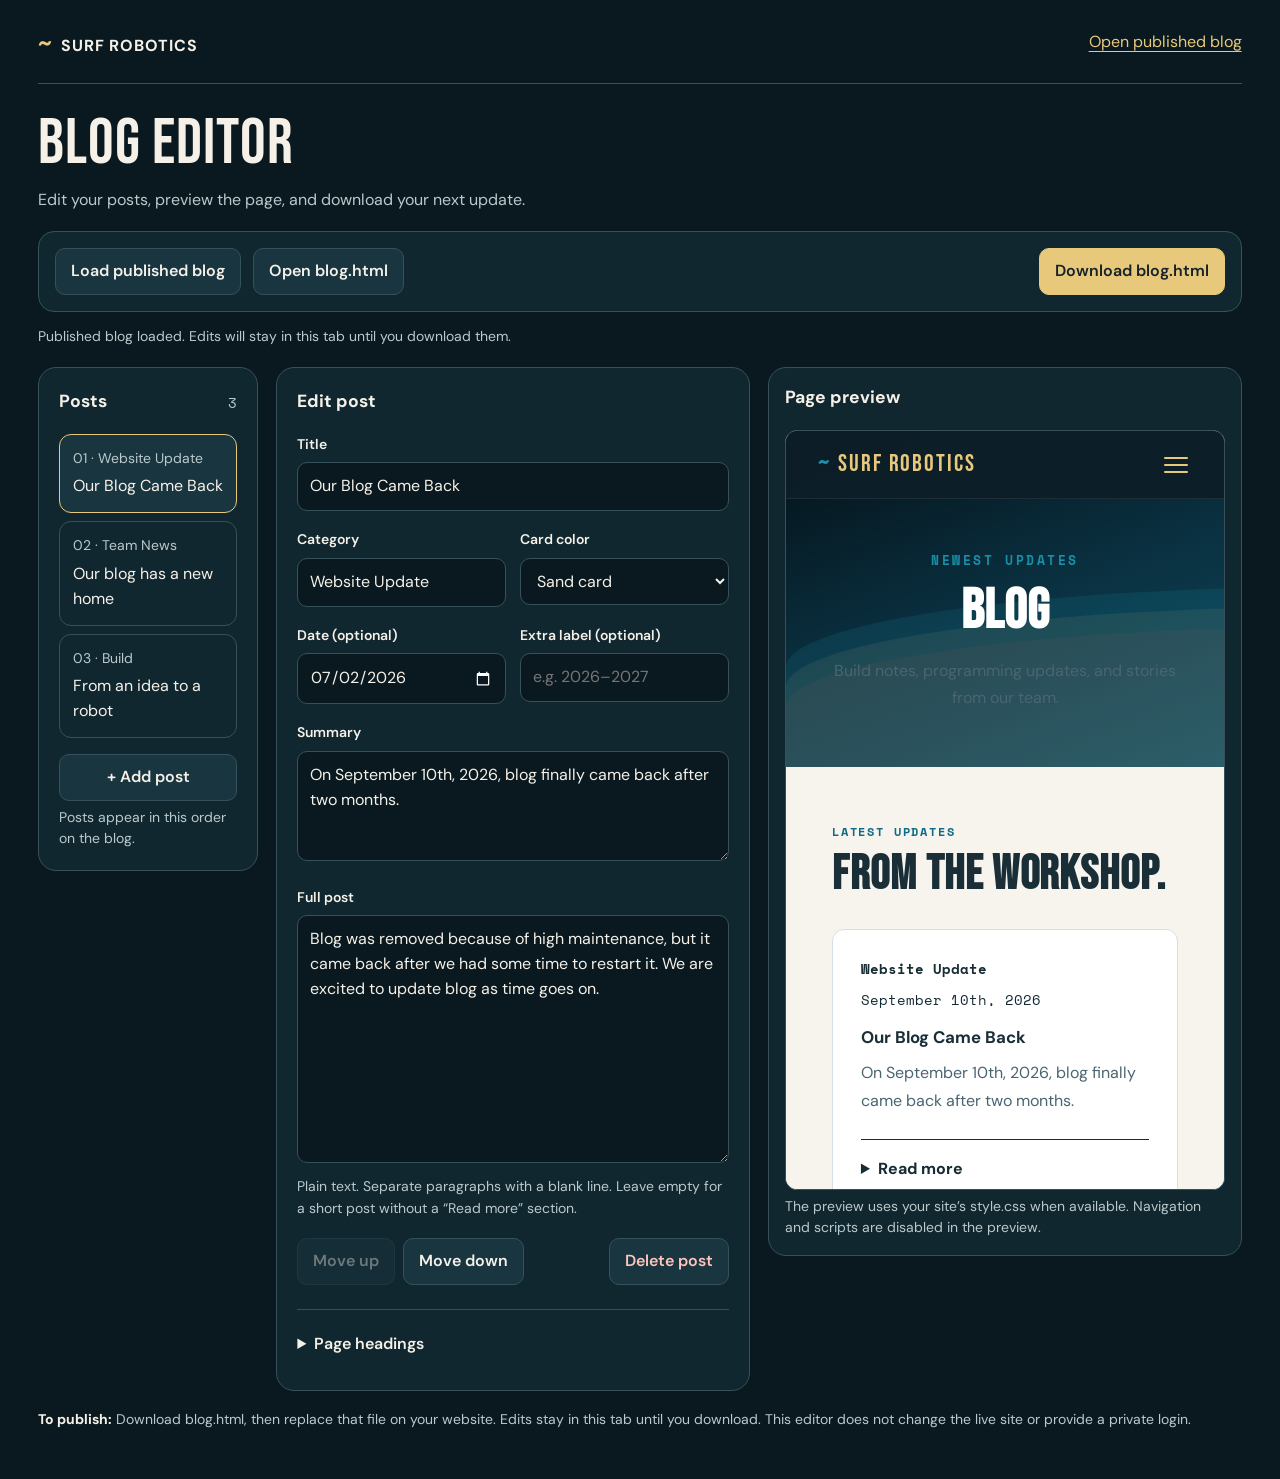
<file: surf-robotics-blog-1234abcd-editing.html>
<!DOCTYPE html>
<!--Just a code written by AI. Bingzhen Li. Try it out if you want.-->
<html lang="en">
<head>
  <meta charset="UTF-8">
  <meta name="viewport" content="width=device-width, initial-scale=1">
  <meta name="robots" content="noindex, nofollow">
  <title>Blog Editor | Surf Robotics</title>
  <link rel="icon" href="templogo.png">
  <link href="https://fonts.googleapis.com/css2?family=Bebas+Neue&family=DM+Sans:wght@400;500;600;700&family=Space+Mono:wght@400;700&display=swap" rel="stylesheet">
  <style>
    :root { color-scheme: dark; --bg:#0a191f; --panel:#112730; --raised:#193640; --text:#f5f1e8; --muted:#bac9cb; --accent:#e8c87a; --line:#36515b; }
    * { box-sizing:border-box; }
    body { margin:0; background:var(--bg); color:var(--text); font:1rem/1.55 "DM Sans",sans-serif; }
    button,input,textarea,select { font:inherit; }
    button,a,input,textarea,select,summary { -webkit-tap-highlight-color:transparent; }
    button,a,summary { touch-action:manipulation; }
    button { cursor:pointer; }
    button:disabled { opacity:.4; cursor:default; }
    :focus-visible { outline:3px solid var(--accent); outline-offset:3px; }
    a { color:var(--accent); text-underline-offset:4px; }
    .shell { max-width:1600px; margin:auto; padding:24px clamp(16px,3vw,48px) 48px; }
    .masthead,.heading,.toolbar,.panel-title,.post-actions,.field-row { display:flex; align-items:center; gap:12px; flex-wrap:wrap; }
    .masthead { justify-content:space-between; padding-bottom:22px; border-bottom:1px solid var(--line); }
    .brand { font-weight:700; letter-spacing:.05em; }
    .brand span { color:var(--accent); font-size:1.5rem; margin-right:8px; }
    .heading { justify-content:space-between; margin:28px 0 18px; }
    h1 { font:clamp(2.6rem,5vw,4.4rem)/1 "Bebas Neue",sans-serif; letter-spacing:.015em; margin:0 0 12px; }
    h2 { font-size:1.1rem; margin:0; }
    p { margin:0; }
    .muted,.hint { color:var(--muted); }
    .hint { font-size:.875rem; line-height:1.55; margin-top:6px; }
    .button { display:inline-flex; justify-content:center; align-items:center; min-height:44px; padding:10px 15px; border:1px solid var(--line); border-radius:10px; color:var(--text); background:var(--raised); text-decoration:none; font-weight:600; }
    .button:hover:not(:disabled) { border-color:var(--accent); }
    .primary { background:var(--accent); color:#142229; border-color:var(--accent); }
    .danger { color:#ffc4bc; }
    .toolbar { padding:16px; border:1px solid var(--line); background:var(--panel); border-radius:16px; }
    .toolbar .primary { margin-left:auto; }
    .status { margin:14px 0 20px; min-height:1.55em; font-size:.875rem; color:var(--muted); }
    .status[data-error="true"] { color:#ffc4bc; }
    .workspace { display:grid; grid-template-columns:220px minmax(300px,1fr) minmax(300px,1fr); gap:18px; min-width:0; padding:0; border:0; margin:0; }
    .panel { background:var(--panel); border:1px solid var(--line); border-radius:18px; padding:20px; min-width:0; align-self:start; }
    .panel-title { justify-content:space-between; margin-bottom:18px; }
    .count { font:.875rem "Space Mono",monospace; color:var(--muted); }
    .post-list { list-style:none; padding:0; margin:0 0 16px; display:grid; gap:8px; }
    .post-button { width:100%; text-align:left; background:transparent; color:var(--text); border:1px solid var(--line); border-radius:12px; padding:13px; overflow-wrap:anywhere; }
    .post-button[aria-pressed="true"] { border-color:var(--accent); background:var(--raised); }
    .post-button span { display:block; }
    .post-button small { color:var(--muted); display:block; margin-bottom:5px; font-size:.875rem; }
    .full { width:100%; }
    .empty { color:var(--muted); padding:12px 0; }
    .field { display:block; margin-bottom:18px; min-width:0; }
    .field > span { display:block; margin-bottom:7px; font-weight:600; font-size:.875rem; }
    input,textarea,select { width:100%; min-height:44px; border:1px solid var(--line); border-radius:10px; background:var(--bg); color:var(--text); padding:11px 12px; }
    textarea { resize:vertical; min-height:110px; }
    #post-body { min-height:235px; }
    .field-row { align-items:start; gap:14px; }
    .field-row .field { flex:1 1 140px; }
    .post-actions { justify-content:space-between; margin-top:6px; }
    .post-actions .reorder { display:flex; gap:8px; flex-wrap:wrap; }
    .page-options { margin-top:24px; border-top:1px solid var(--line); padding-top:16px; }
    .page-options summary { cursor:pointer; font-weight:600; padding:6px 0 14px; }
    .preview-panel { padding:16px; }
    iframe { display:block; width:100%; height:760px; border:1px solid var(--line); border-radius:12px; background:#fff; }
    .publishing { margin-top:18px; font-size:.875rem; color:var(--muted); }
    .publishing strong { color:var(--text); }
    [hidden] { display:none !important; }
    @media(max-width:1180px) { .workspace { grid-template-columns:210px minmax(0,1fr); } .preview-panel { grid-column:1 / -1; } iframe { height:620px; } }
    @media(max-width:650px) { .workspace { grid-template-columns:minmax(0,1fr); } .preview-panel { grid-column:auto; } .toolbar .primary { margin-left:0; } .toolbar .button { flex:1 1 180px; } .post-list { max-height:270px; overflow:auto; } .panel { padding:16px; } }
    @media(prefers-reduced-motion:reduce) { * { scroll-behavior:auto !important; } }
  </style>
</head>
<body>
  <div class="shell">
    <header class="masthead">
      <div class="brand"><span aria-hidden="true">~</span>SURF ROBOTICS</div>
      <a href="blog.html" target="_blank" rel="noopener">Open published blog</a>
    </header>

    <div class="heading">
      <div>
        <h1>Blog editor</h1>
        <p class="muted">Edit your posts, preview the page, and download your next update.</p>
      </div>
    </div>

    <div class="toolbar" aria-label="Blog files">
      <button class="button" type="button" id="load-published">Load published blog</button>
      <button class="button" type="button" id="open-file">Open blog.html</button>
      <input id="file-input" type="file" accept=".html,.htm,text/html" hidden>
      <button class="button primary" type="button" id="download">Download blog.html</button>
    </div>
    <p class="status" id="status" role="status" aria-live="polite"></p>

    <fieldset class="workspace" id="workspace" aria-label="Blog editing workspace">
      <aside class="panel" aria-labelledby="posts-title">
        <div class="panel-title"><h2 id="posts-title">Posts</h2><span class="count" id="post-count"></span></div>
        <ol class="post-list" id="post-list"></ol>
        <button type="button" class="button full" id="add-post">+ Add post</button>
        <p class="hint">Posts appear in this order on the blog.</p>
      </aside>

      <section class="panel" aria-labelledby="edit-title">
        <div class="panel-title"><h2 id="edit-title">Edit post</h2></div>
        <p id="empty-state" class="empty" hidden>Add a post to start writing.</p>
        <div id="post-fields">
          <label class="field"><span>Title</span><input id="post-title" type="text" required autocomplete="off"></label>
          <div class="field-row">
            <label class="field"><span>Category</span><input id="post-category" type="text" autocomplete="off"></label>
            <label class="field"><span>Card color</span><select id="post-theme"><option value="card-teal">Teal card</option><option value="card-sand">Sand card</option></select></label>
          </div>
          <div class="field-row">
            <label class="field"><span>Date (optional)</span><input id="post-date" type="date"></label>
            <label class="field"><span>Extra label (optional)</span><input id="post-label" type="text" placeholder="e.g. 2026–2027" autocomplete="off"></label>
          </div>
          <label class="field"><span>Summary</span><textarea id="post-excerpt" rows="3"></textarea></label>
          <label class="field"><span>Full post</span><textarea id="post-body" rows="9" aria-describedby="body-hint"></textarea><p class="hint" id="body-hint">Plain text. Separate paragraphs with a blank line. Leave empty for a short post without a “Read more” section.</p></label>
          <div class="post-actions">
            <div class="reorder"><button type="button" class="button" id="move-up">Move up</button><button type="button" class="button" id="move-down">Move down</button></div>
            <button type="button" class="button danger" id="delete-post">Delete post</button>
          </div>
        </div>

        <details class="page-options">
          <summary>Page headings</summary>
          <label class="field"><span>Page title</span><input id="page-title" type="text"></label>
          <label class="field"><span>Introduction</span><textarea id="page-intro" rows="3"></textarea></label>
          <label class="field"><span>Posts section heading</span><input id="page-section" type="text"></label>
        </details>
      </section>

      <section class="panel preview-panel" aria-labelledby="preview-title">
        <div class="panel-title"><h2 id="preview-title">Page preview</h2></div>
        <iframe id="preview" title="Blog page preview" sandbox="" referrerpolicy="no-referrer"></iframe>
        <p class="hint">The preview uses your site’s style.css when available. Navigation and scripts are disabled in the preview.</p>
      </section>
    </fieldset>

    <p class="publishing"><strong>To publish:</strong> Download blog.html, then replace that file on your website. Edits stay in this tab until you download. This editor does not change the live site or provide a private login.</p>
    <noscript><p>Enable JavaScript to use the editor.</p></noscript>
  </div>

  <!-- The copy of the blog from this conversation is embedded below. -->
  <script type="application/octet-stream" id="blog-template">[base64]</script>

  <script>
    (() => {
      "use strict";

      const $ = (id) => document.getElementById(id);
      const parser = new DOMParser();
      const state = { source:"", posts:[], selected:null, dirty:false, loading:false, page:{}, originalPage:{} };
      let previewTimer;
      let sequence = 0;
      const fieldMap = { title:"post-title", category:"post-category", theme:"post-theme", date:"post-date", label:"post-label", excerpt:"post-excerpt", body:"post-body" };
      const pageMap = { title:"page-title", intro:"page-intro", section:"page-section" };
      const pageSelectors = { title:".hero-title", intro:".blog-intro", section:"#updates-title" };
      const text = (el) => (el?.textContent || "").replace(/\s+/g, " ").trim();
      const unique = () => "surf-blog-" + Date.now().toString(36) + "-" + (++sequence);
      const current = () => state.posts.find((p) => p.uid === state.selected);

      function status(message, error = false) {
        $("status").textContent = message;
        $("status").dataset.error = String(error);
      }

      function validDate(value) {
        if (!value) return true;
        if (!/^\d{4}-\d{2}-\d{2}$/.test(value)) return false;
        const d = new Date(value + "T00:00:00Z");
        return !Number.isNaN(d.getTime()) && d.toISOString().slice(0, 10) === value;
      }

      function readSource(source) {
        const doc = parser.parseFromString(source, "text/html");
        const grids = doc.querySelectorAll(".cards-grid.blog-grid");
        if (grids.length !== 1 || !doc.querySelector(".page-blog")) {
          throw new Error("Please open the blog.html created with this editor. It needs the page-blog and blog-grid classes.");
        }
        const posts = Array.from(grids[0].children).map((el) => {
          if (!el.matches("article.blog-card") || !el.querySelector(":scope > h3")) {
            throw new Error("This blog has a different card structure. Your current work has been kept.");
          }
          const values = {
            title: text(el.querySelector(":scope > h3")),
            category: text(el.querySelector(".blog-category")),
            theme: el.classList.contains("card-sand") ? "card-sand" : "card-teal",
            date: el.querySelector(".blog-meta time")?.getAttribute("datetime") || "",
            label: Array.from(el.querySelectorAll(".blog-meta > span:not(.blog-category)")).map(text).join(" · "),
            excerpt: text(el.querySelector(":scope > p")),
            body: Array.from(el.querySelectorAll(".blog-details > p")).map(text).join("\n\n")
          };
          if (!validDate(values.date)) throw new Error("A post has an unsupported date. Use YYYY-MM-DD in its time element.");
          return { uid:unique(), element:el.cloneNode(true), original:{...values}, values };
        });
        const page = {};
        for (const [key, selector] of Object.entries(pageSelectors)) {
          const node = doc.querySelector(selector);
          if (!node) throw new Error("This blog is missing a heading used by the editor: " + selector);
          page[key] = text(node);
        }
        // Commit only after the complete import passes validation.
        state.source = source;
        state.posts = posts;
        state.selected = posts[0]?.uid || null;
        state.page = page;
        state.originalPage = {...page};
        state.dirty = false;
        for (const [key, id] of Object.entries(pageMap)) $(id).value = page[key];
        renderList();
        showSelected();
        renderPreview();
      }

      function makeNode(doc, tag, className, value) {
        const node = doc.createElement(tag);
        if (className) node.className = className;
        if (value !== undefined) node.textContent = value;
        return node;
      }

      function renderPost(post, doc) {
        const v = post.values;
        const changed = (key) => !post.element || v[key] !== post.original[key];
        const card = post.element ? doc.importNode(post.element, true) : makeNode(doc, "article", "card blog-card");
        let heading = card.querySelector(":scope > h3");
        if (!heading) {
          heading = makeNode(doc, "h3", "", v.title);
          heading.id = post.uid;
          card.append(heading);
          card.setAttribute("aria-labelledby", heading.id);
        }
        if (changed("title")) heading.textContent = v.title;
        if (changed("theme")) {
          card.classList.remove("card-teal", "card-sand");
          card.classList.add(v.theme === "card-sand" ? "card-sand" : "card-teal");
        }

        if (["category", "date", "label"].some(changed)) {
          let meta = card.querySelector(":scope > .blog-meta");
          if (!meta) { meta = makeNode(doc, "div", "blog-meta"); card.prepend(meta); }
          meta.replaceChildren();
          if (v.category.trim()) meta.append(makeNode(doc, "span", "blog-category", v.category));
          if (v.date && validDate(v.date)) {
            const formatted = new Intl.DateTimeFormat("en-US", {year:"numeric", month:"long", day:"numeric", timeZone:"UTC"}).format(new Date(v.date + "T00:00:00Z"));
            const date = makeNode(doc, "time", "", formatted);
            date.setAttribute("datetime", v.date);
            meta.append(date);
          }
          if (v.label.trim()) meta.append(makeNode(doc, "span", "", v.label));
          if (!meta.childElementCount) meta.remove();
        }

        if (changed("excerpt")) {
          let excerpt = card.querySelector(":scope > p");
          if (!excerpt) { excerpt = makeNode(doc, "p", ""); heading.after(excerpt); }
          excerpt.textContent = v.excerpt;
        }

        if (changed("body")) {
          let details = card.querySelector(":scope > .blog-details");
          const paragraphs = v.body.trim().split(/\n\s*\n/).filter(Boolean);
          if (!paragraphs.length) { details?.remove(); }
          else {
            if (!details) { details = makeNode(doc, "details", "blog-details"); card.append(details); }
            const summary = makeNode(doc, "summary", "");
            summary.append(makeNode(doc, "span", "label-open", "Read more"), makeNode(doc, "span", "label-close", "Read less"));
            details.replaceChildren(summary, ...paragraphs.map((p) => makeNode(doc, "p", "", p.trim())));
          }
        }
        return card;
      }

      function buildDocument() {
        const doc = parser.parseFromString(state.source, "text/html");
        const grid = doc.querySelector(".cards-grid.blog-grid");
        grid.replaceChildren(...state.posts.map((p) => renderPost(p, doc)));
        for (const [key, selector] of Object.entries(pageSelectors)) {
          if (state.page[key] !== state.originalPage[key]) doc.querySelector(selector).textContent = state.page[key];
        }
        return doc;
      }

      function serialize(doc) { return "<!DOCTYPE html>\n" + doc.documentElement.outerHTML; }

      function renderPreview() {
        clearTimeout(previewTimer);
        const doc = buildDocument();
        // Imported scripts and links never run or navigate in the preview.
        doc.querySelectorAll("script,iframe,frame,frameset,object,embed,form,base").forEach((el) => el.remove());
        doc.querySelectorAll("meta[http-equiv]").forEach((el) => el.remove());
        doc.querySelectorAll("*").forEach((el) => {
          for (const attr of Array.from(el.attributes)) {
            if (/^on/i.test(attr.name) || ["srcdoc", "autofocus"].includes(attr.name.toLowerCase())) el.removeAttribute(attr.name);
          }
        });
        doc.querySelectorAll("a").forEach((a) => { a.removeAttribute("href"); a.removeAttribute("target"); });
        const base = doc.createElement("base");
        base.href = new URL(".", location.href).href;
        doc.head.prepend(base);
        // Low-specificity fallback is for downloaded copies without style.css.
        const fallback = doc.createElement("style");
        fallback.textContent = `
          :where(body){margin:0;background:#0a191f;color:#f5f1e8;font:16px/1.6 "DM Sans",sans-serif}
          :where(.container){width:min(1100px,90%);margin:auto}
          :where(.nav,.nav-links,.footer-nav){display:flex;gap:16px;align-items:center;flex-wrap:wrap}
          :where(.nav){padding:20px 5%}:where(.nav-links){list-style:none;padding:0;margin:0}
          :where(.nav-toggle){display:none}:where(a){color:inherit;text-decoration:none}
          :where(.hero){text-align:center}:where(.hero-title){font-family:"Bebas Neue",sans-serif;margin:0}
          :where(.section,.footer){padding:36px 0}:where(.cards-grid){display:grid;gap:20px}
          :where(.card){border-radius:24px;padding:28px}:where(.card h3){font-size:1.5rem;line-height:1.25}
          :where(.card-teal){background:#12515b;color:#f5f1e8}:where(.card-sand){background:#e8c87a;color:#162b33}
          :where(.footer-inner){display:grid;gap:20px}:where(img,video){max-width:100%;height:auto}
        `;
        doc.head.prepend(fallback);
        $("preview").srcdoc = serialize(doc);
      }

      function markDirty() {
        if (!state.dirty) status("You have edits in this tab. Download blog.html to keep them.");
        state.dirty = true;
        clearTimeout(previewTimer);
        previewTimer = setTimeout(renderPreview, 250);
      }

      function renderList() {
        const list = $("post-list");
        list.replaceChildren();
        $("post-count").textContent = String(state.posts.length);
        for (const [index, post] of state.posts.entries()) {
          const li = document.createElement("li");
          const button = document.createElement("button");
          button.type = "button";
          button.className = "post-button";
          button.setAttribute("aria-pressed", String(post.uid === state.selected));
          button.append(makeNode(document, "small", "", String(index + 1).padStart(2, "0") + " · " + (post.values.category || "Post")), makeNode(document, "span", "", post.values.title || "Untitled post"));
          button.addEventListener("click", () => {
            state.selected = post.uid;
            renderList();
            showSelected();
            $("post-title").focus();
          });
          li.append(button);
          list.append(li);
        }
      }

      function showSelected() {
        const post = current();
        $("post-fields").hidden = !post;
        $("empty-state").hidden = !!post;
        if (!post) return;
        for (const [key, id] of Object.entries(fieldMap)) $(id).value = post.values[key];
        const index = state.posts.indexOf(post);
        $("move-up").disabled = index === 0;
        $("move-down").disabled = index === state.posts.length - 1;
      }

      function setLoading(loading) {
        state.loading = loading;
        $("workspace").disabled = loading;
        for (const id of ["load-published", "open-file", "download"]) $(id).disabled = loading;
      }

      function canReplace() { return !state.dirty || confirm("Replace the edits in this tab? Download blog.html first if you want to keep them."); }

      async function loadPublished(automatic = false) {
        if (state.loading || (!automatic && !canReplace())) return;
        if (!["https:", "http:"].includes(location.protocol)) {
          status("Use Open blog.html to load a file from your computer. Load published blog works after this editor is uploaded to your site.");
          return;
        }
        setLoading(true);
        status("Loading the published blog…");
        const controller = new AbortController();
        const timer = setTimeout(() => controller.abort(), 12000);
        try {
          const response = await fetch(new URL("blog.html", location.href), {cache:"no-store", credentials:"same-origin", signal:controller.signal});
          if (!response.ok) throw new Error("The site returned HTTP " + response.status + ".");
          const source = await response.text();
          readSource(source);
          status("Published blog loaded. Edits will stay in this tab until you download them.");
        } catch (error) {
          status("Could not load the published blog. Your current copy is unchanged. Open your latest blog.html to continue. " + (error.name === "AbortError" ? "The request timed out." : error.message), true);
        } finally { clearTimeout(timer); setLoading(false); }
      }

      for (const [key, id] of Object.entries(fieldMap)) {
        $(id).addEventListener("input", () => {
          const post = current();
          if (!post) return;
          post.values[key] = $(id).value;
          if (key === "title" || key === "category") renderList();
          markDirty();
        });
      }
      for (const [key, id] of Object.entries(pageMap)) {
        $(id).addEventListener("input", () => { state.page[key] = $(id).value; markDirty(); });
      }

      $("add-post").addEventListener("click", () => {
        const uid = unique();
        state.posts.unshift({ uid, element:null, original:{}, values:{title:"New post", category:"Team News", theme:"card-teal", date:"", label:"", excerpt:"", body:""} });
        state.selected = uid;
        renderList(); showSelected(); markDirty();
        $("post-title").focus(); $("post-title").select();
      });

      function move(delta) {
        const index = state.posts.findIndex((p) => p.uid === state.selected);
        const destination = index + delta;
        if (index < 0 || destination < 0 || destination >= state.posts.length) return;
        [state.posts[index], state.posts[destination]] = [state.posts[destination], state.posts[index]];
        renderList(); showSelected(); markDirty();
      }
      $("move-up").addEventListener("click", () => move(-1));
      $("move-down").addEventListener("click", () => move(1));
      $("delete-post").addEventListener("click", () => {
        const post = current();
        if (!post || !confirm('Delete “' + (post.values.title || "Untitled post") + '” from this copy?')) return;
        const index = state.posts.indexOf(post);
        state.posts.splice(index, 1);
        state.selected = state.posts[Math.min(index, state.posts.length - 1)]?.uid || null;
        renderList(); showSelected(); markDirty();
      });

      $("load-published").addEventListener("click", () => loadPublished());
      $("open-file").addEventListener("click", () => $("file-input").click());
      $("file-input").addEventListener("change", async (event) => {
        const file = event.target.files[0];
        event.target.value = "";
        if (!file || !canReplace()) return;
        if (file.size > 2 * 1024 * 1024) { status("Please choose a blog HTML file smaller than 2 MB.", true); return; }
        setLoading(true);
        try { readSource(await file.text()); status("Opened " + file.name + ". Ready to edit."); }
        catch (error) { status(error.message, true); }
        finally { setLoading(false); }
      });

      $("download").addEventListener("click", () => {
        const invalid = state.posts.find((post) => !post.values.title.trim() || !validDate(post.values.date));
        if (invalid) {
          state.selected = invalid.uid; renderList(); showSelected();
          status("Give every post a title and use a valid date or leave the date empty.", true);
          $("post-title").focus(); return;
        }
        if (!state.page.title.trim()) { status("Add a page title before downloading.", true); return; }
        const blob = new Blob([serialize(buildDocument()) + "\n"], {type:"text/html;charset=utf-8"});
        const url = URL.createObjectURL(blob);
        const link = document.createElement("a");
        link.href = url; link.download = "blog.html";
        document.body.append(link); link.click(); link.remove();
        setTimeout(() => URL.revokeObjectURL(url), 30000);
        state.dirty = false;
        status("Download started. Replace blog.html on your website to publish these changes.");
      });

      window.addEventListener("beforeunload", (event) => {
        if (state.dirty) { event.preventDefault(); event.returnValue = ""; }
      });

      const templateBytes = Uint8Array.from(atob($("blog-template").textContent.trim()), (character) => character.charCodeAt(0));
      readSource(new TextDecoder().decode(templateBytes));
      status("Loaded the blog from this conversation. Open your latest blog.html if you have changed it since then.");
      if (["https:", "http:"].includes(location.protocol)) loadPublished(true);
    })();
  </script>
</body>
</html>
</file>
